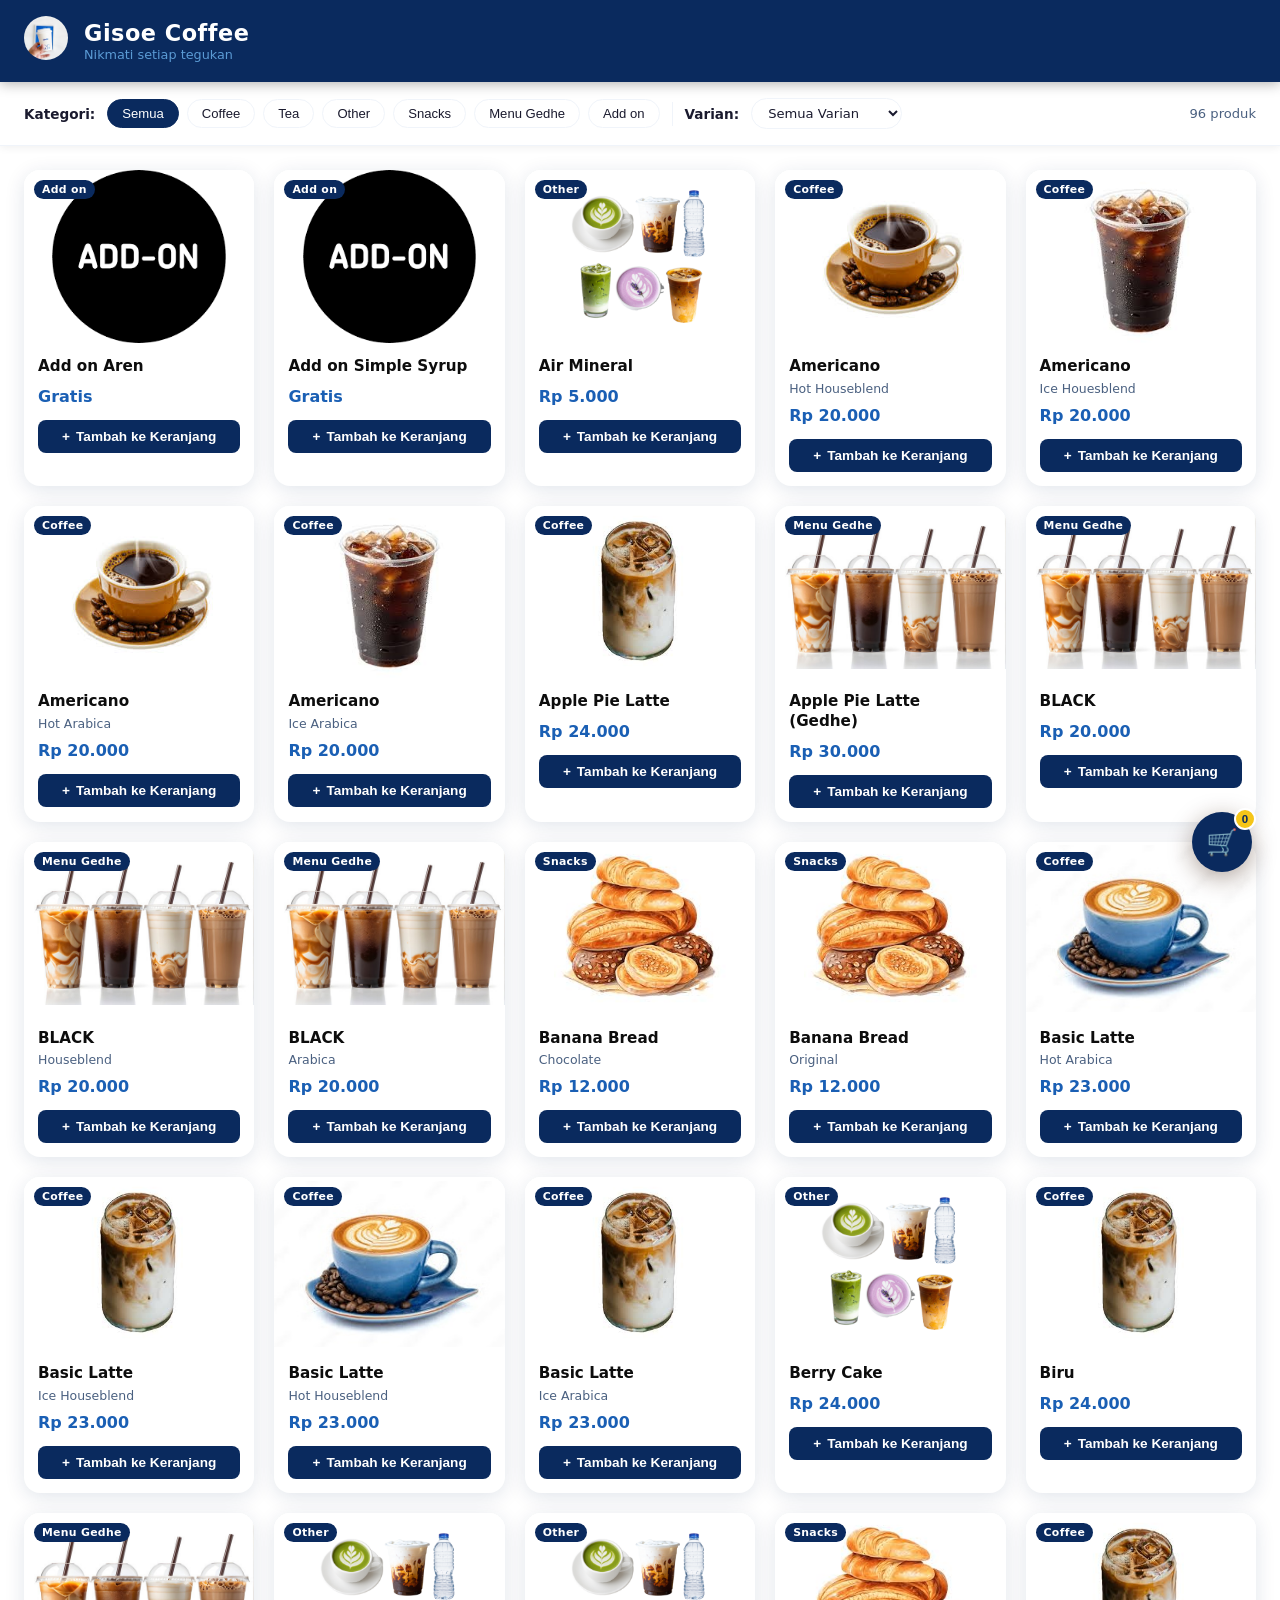
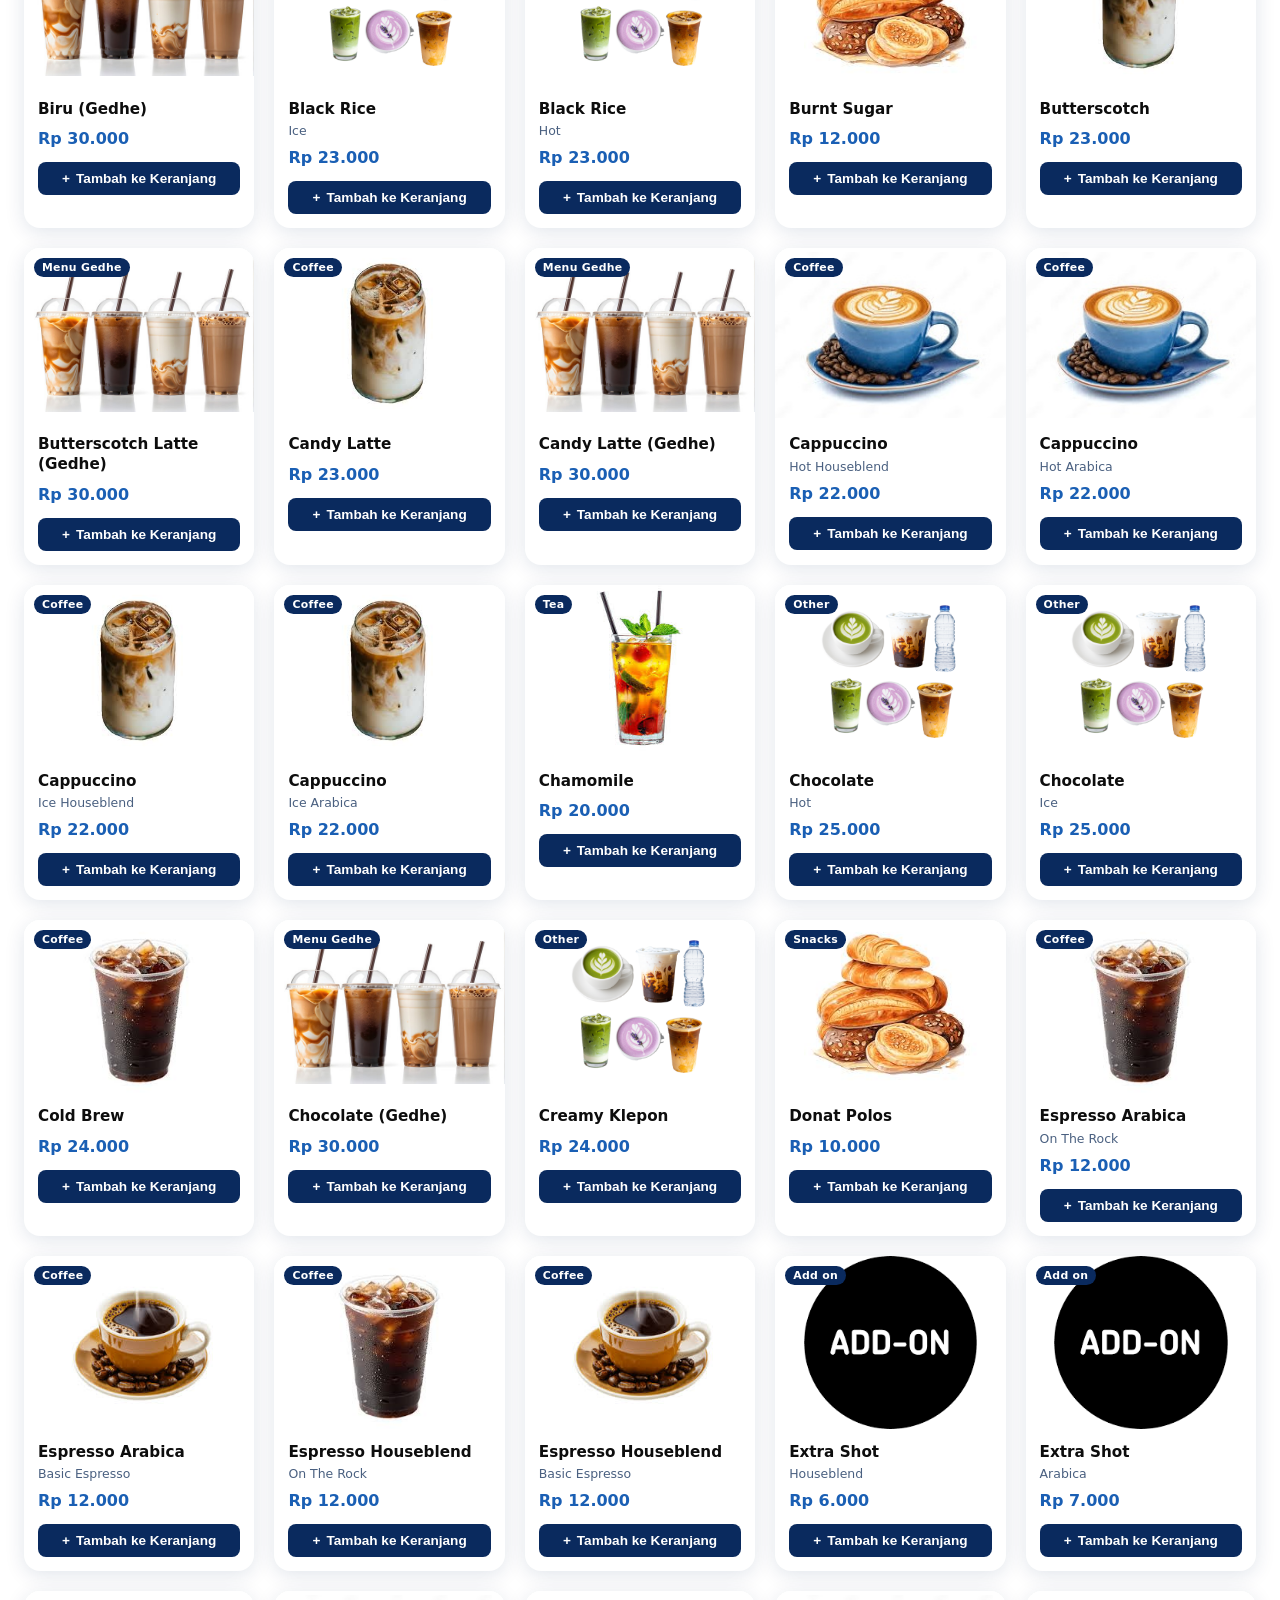
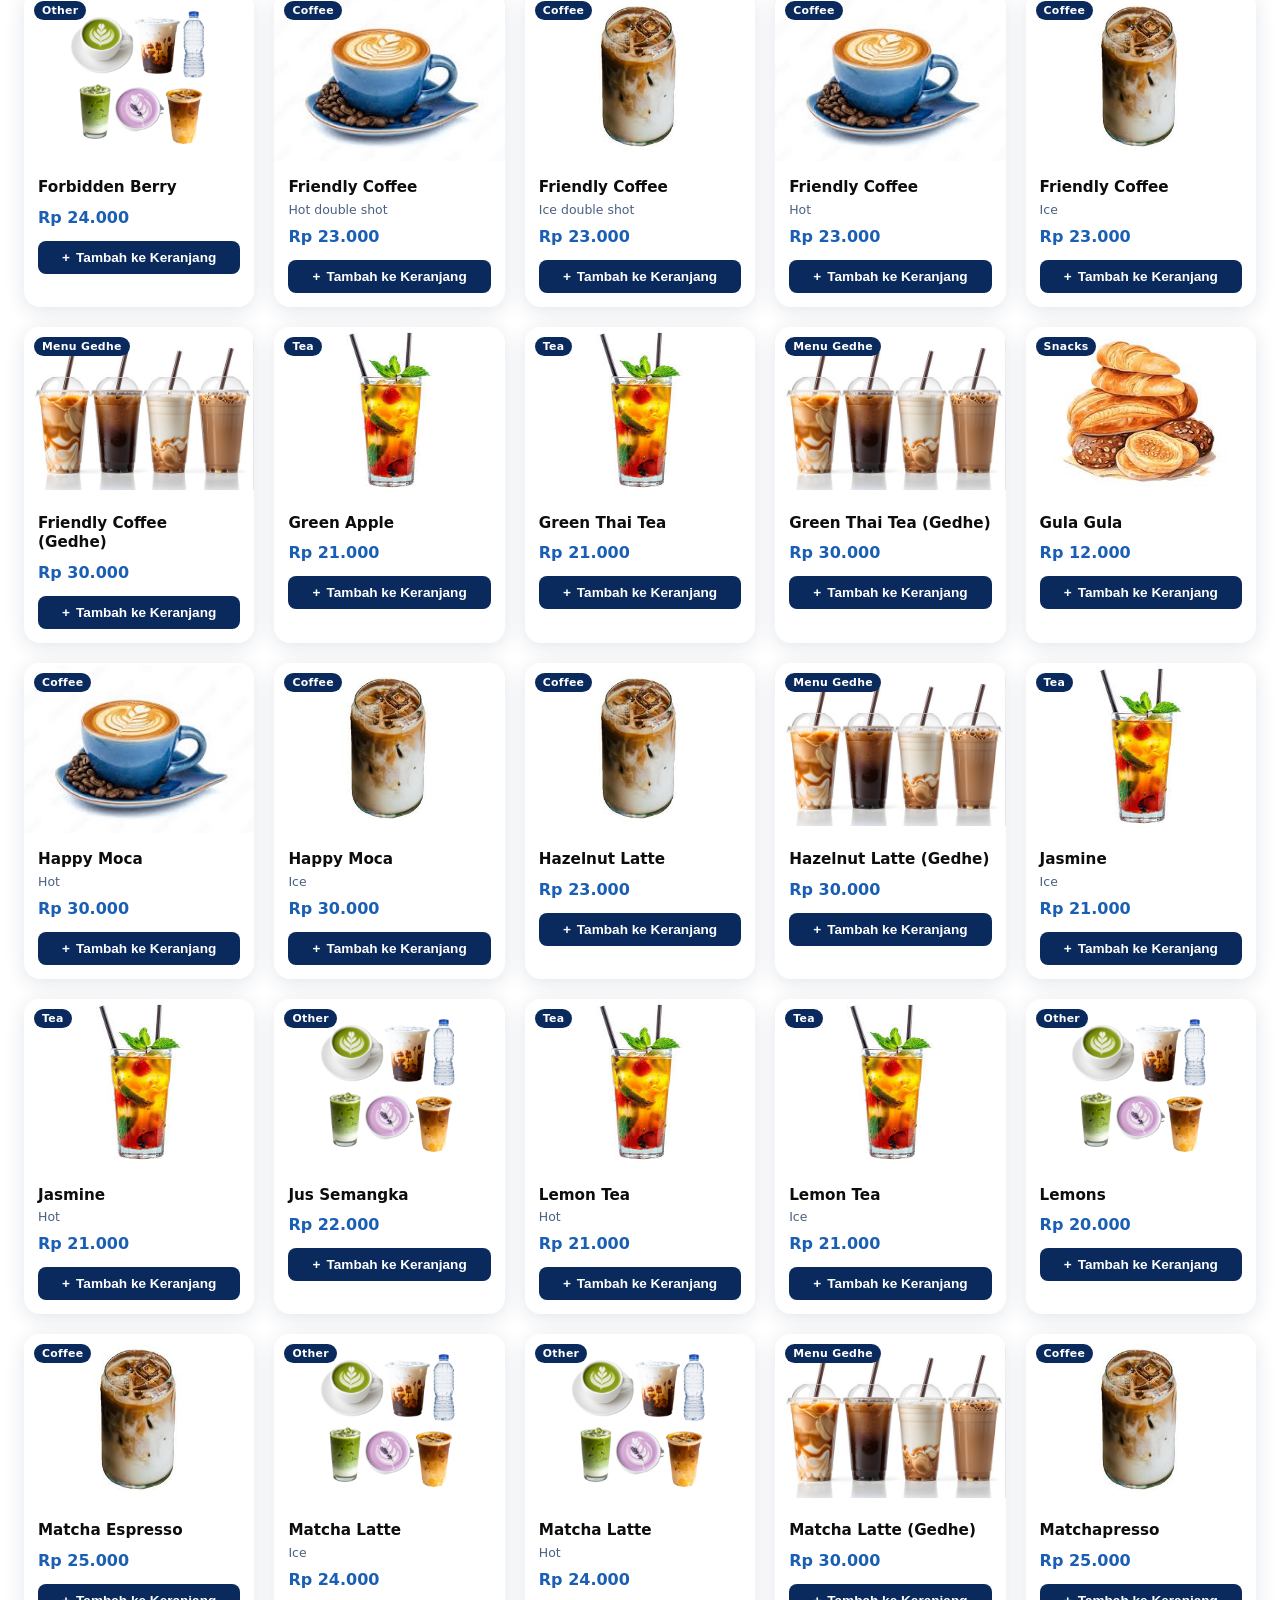
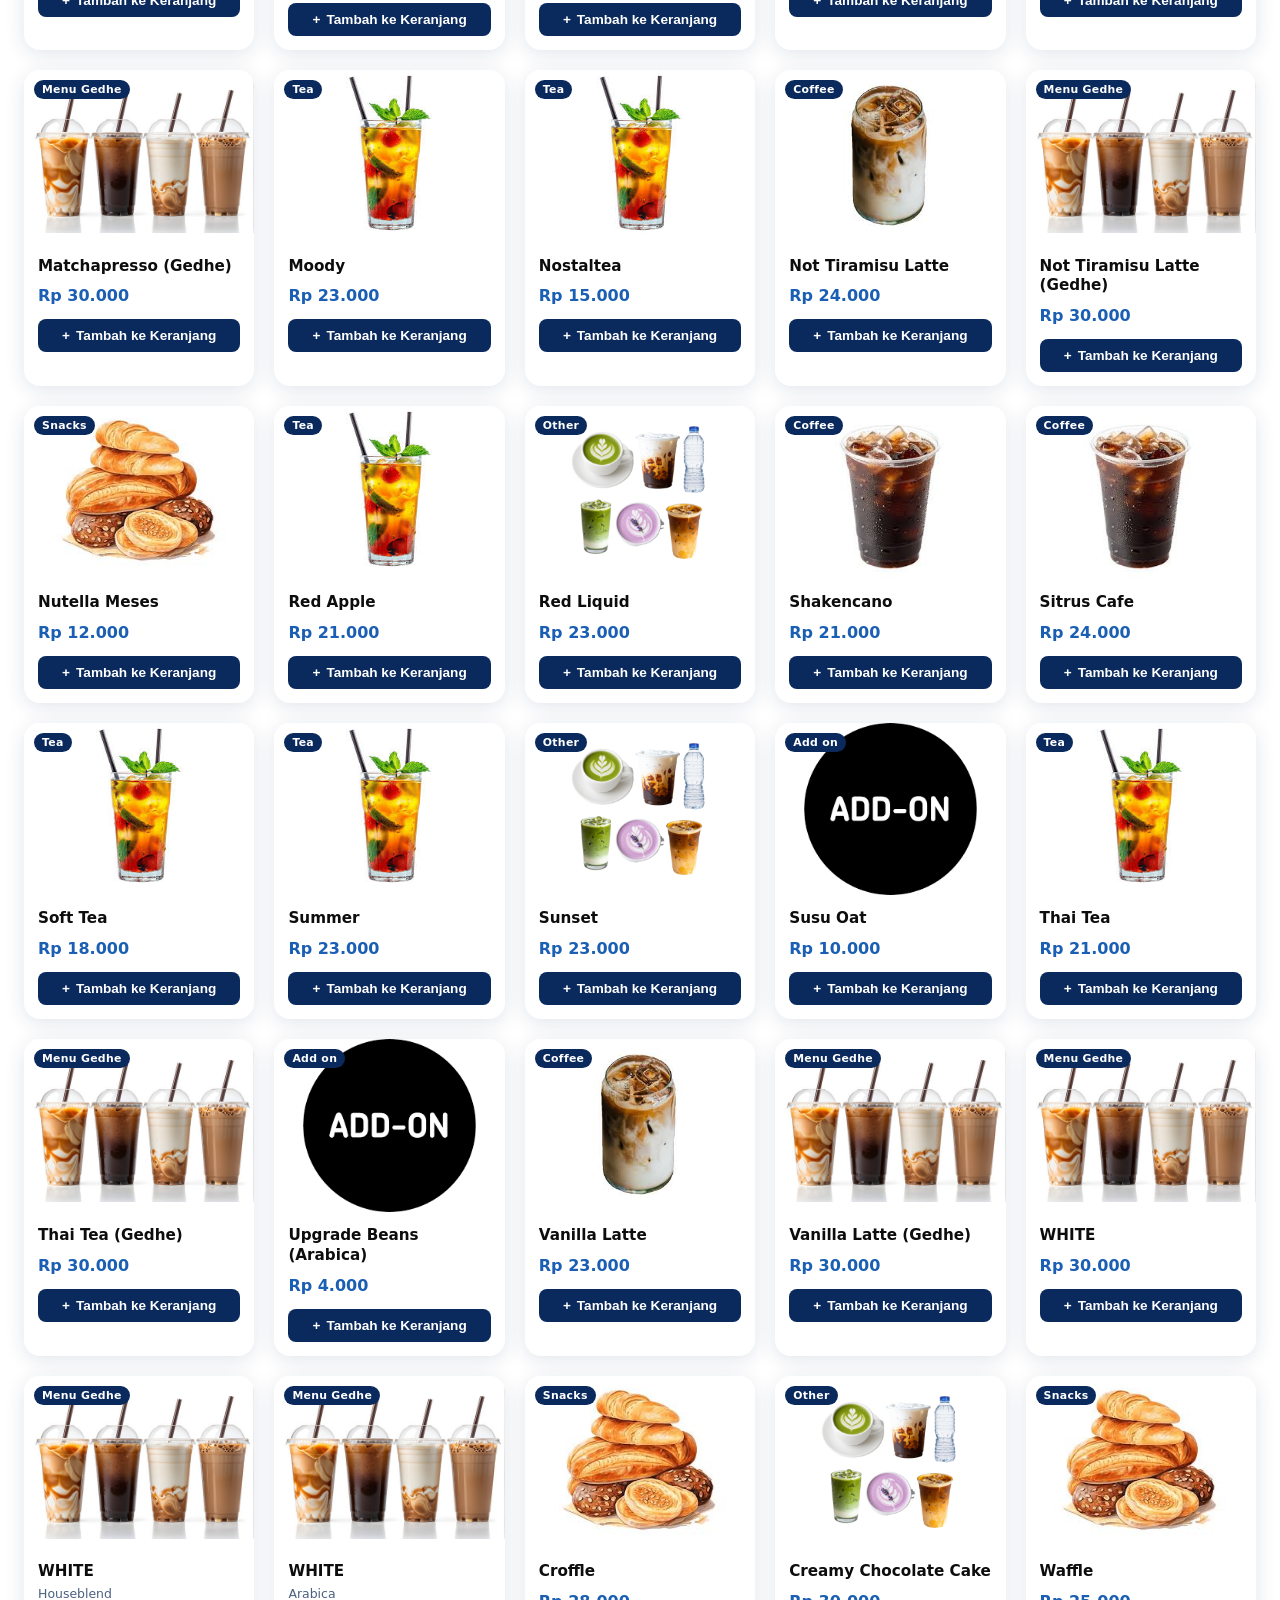
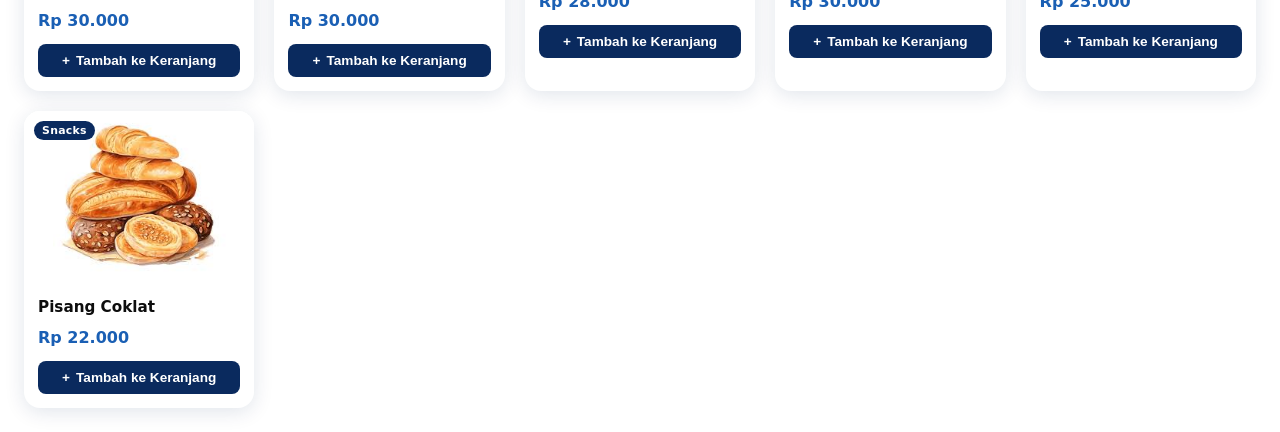
<file: index.html>
<!DOCTYPE html>
<html lang="id">
<head>
  <meta charset="UTF-8" />
  <meta name="viewport" content="width=device-width, initial-scale=1.0" />
  <title>Gisoe Coffee - Menu</title>
  <link rel="stylesheet" href="css/style.css" />
</head>
<body>

<!-- Header -->
<header class="header">
  <span class="header-logo">
     <img src="images/gisoe.png" style="width:44px;border-radius:50%;" alt="Logo">
  </span>
  <div>
    <div class="header-title">Gisoe Coffee</div>
    <div class="header-subtitle">Nikmati setiap tegukan</div>
  </div>
</header>

<!-- Filter Bar -->
<div class="filter-bar">
  <span class="filter-label">Kategori:</span>
  <div class="filter-chips" id="catChips"></div>
  <div class="filter-divider"></div>
  <span class="filter-label">Varian:</span>
  <select class="filter-select" id="variantSelect">
    <option value="Semua">Semua Varian</option>
  </select>
  <span class="filter-count" id="filterCount"></span>
</div>

<!-- Main Product Grid -->
<main class="main">
  <div class="product-grid" id="productGrid"></div>
</main>

<!-- Floating Cart Button -->
<button class="cart-fab" id="cartFab" onclick="openCartModal()">
  🛒
  <span class="cart-badge" id="cartBadge">0</span>
</button>

<!-- Cart Modal -->
<div class="modal-overlay" id="cartModal">
  <div class="modal">
    <div class="modal-header">
      <span class="modal-title">🛒 Keranjang Belanja</span>
      <button class="modal-close" onclick="closeCartModal()">✕</button>
    </div>
    <div class="modal-body" id="cartBody"></div>
    <div class="modal-footer" id="cartFooter" style="display:none">
      <div class="cart-total-row">
        <span class="cart-total-label">Total Belanja</span>
        <span class="cart-total-value" id="cartTotal">Rp 0</span>
      </div>
      <button class="btn-primary" id="checkoutBtn" onclick="goToCheckout()">
        Lanjutkan Pembelian ›
      </button>
    </div>
  </div>
</div>

<!-- Toast -->
<div class="toast" id="toast"></div>

<script src="js/products.js"></script>
<script src="js/app.js"></script>
</body>
</html>
</file>
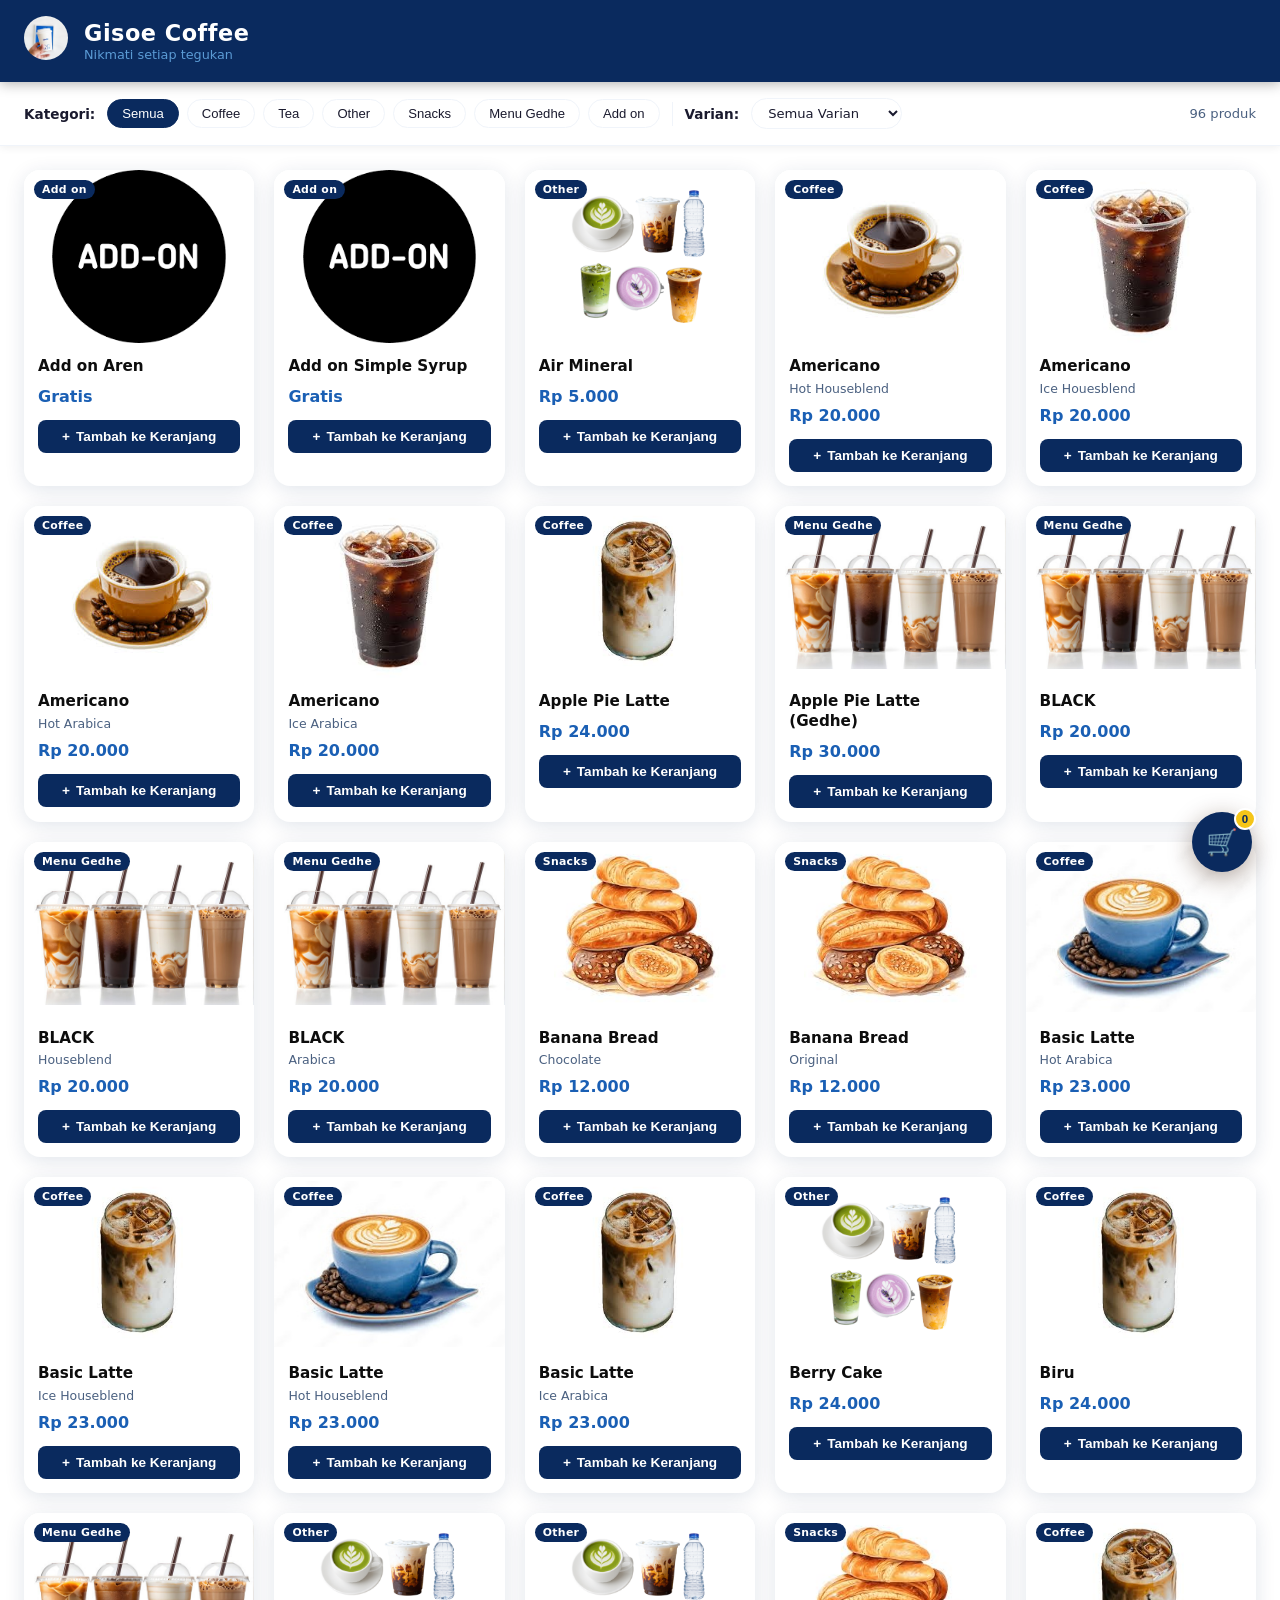
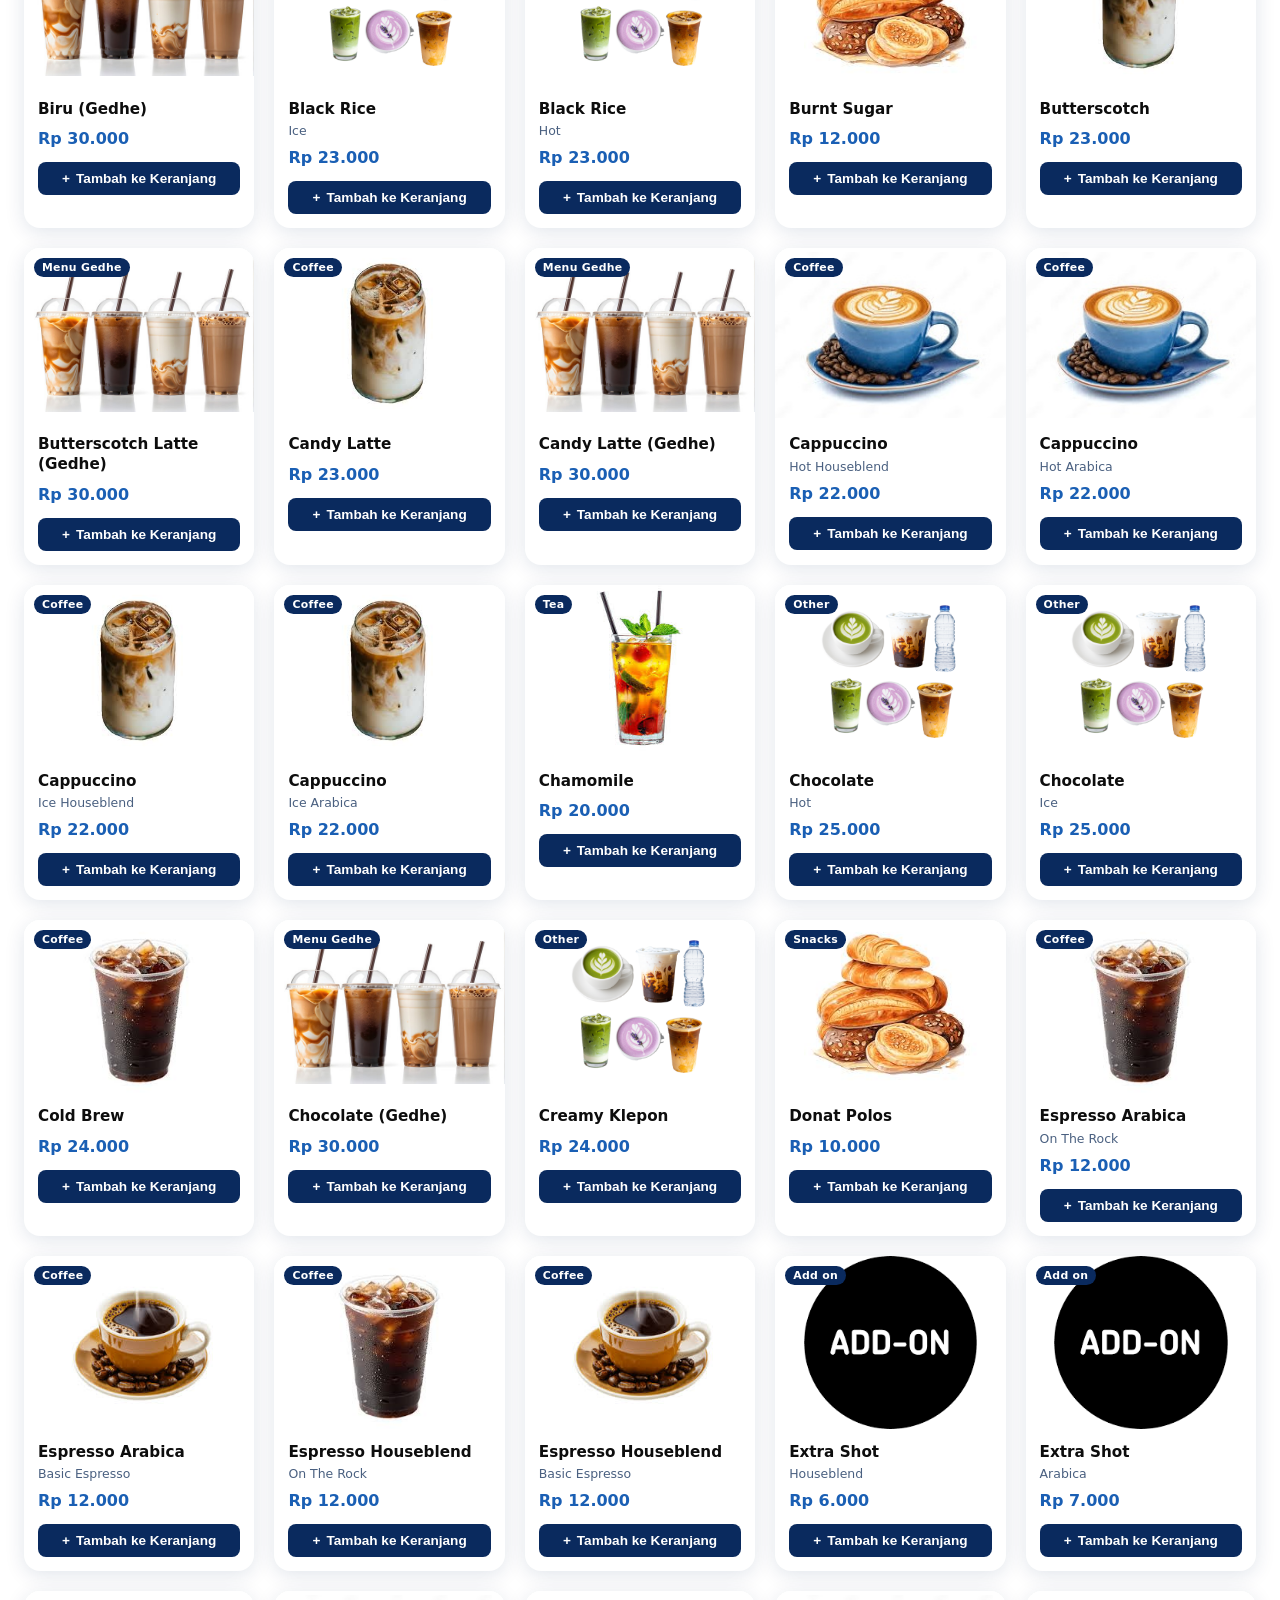
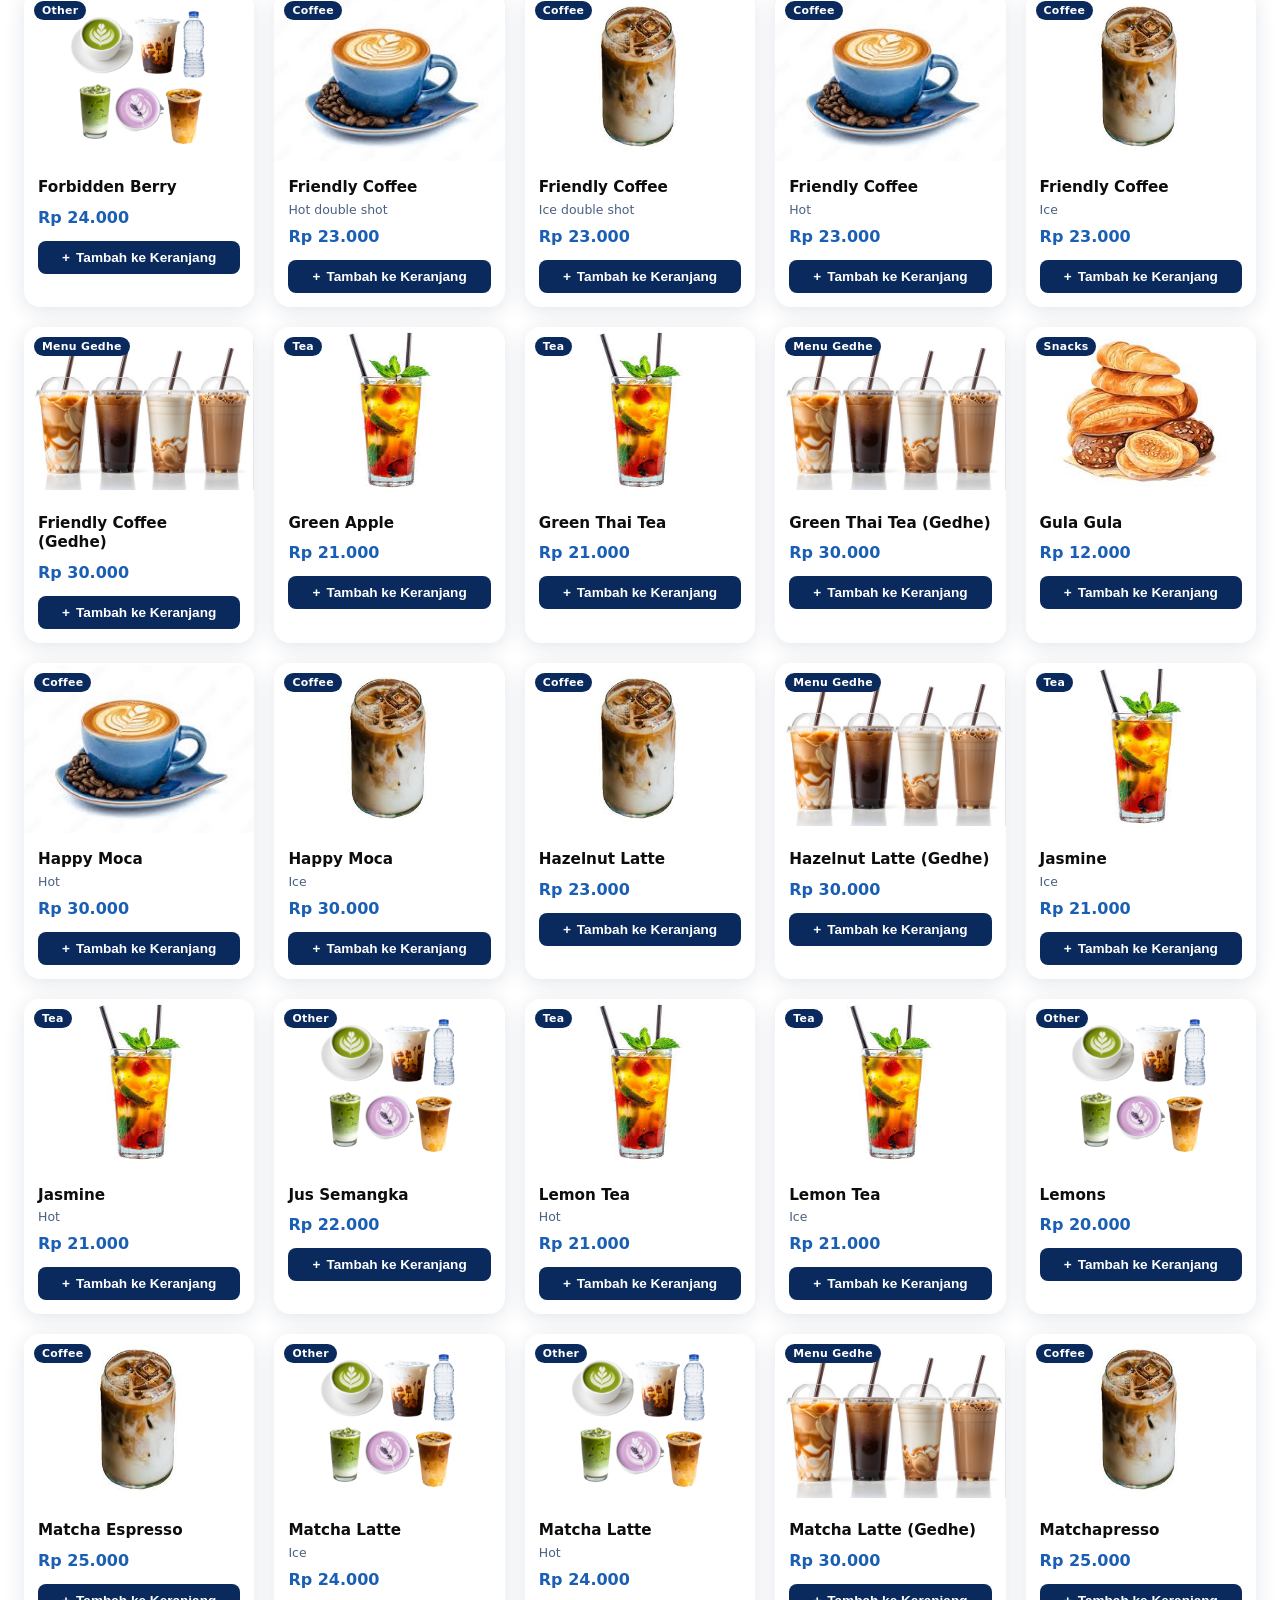
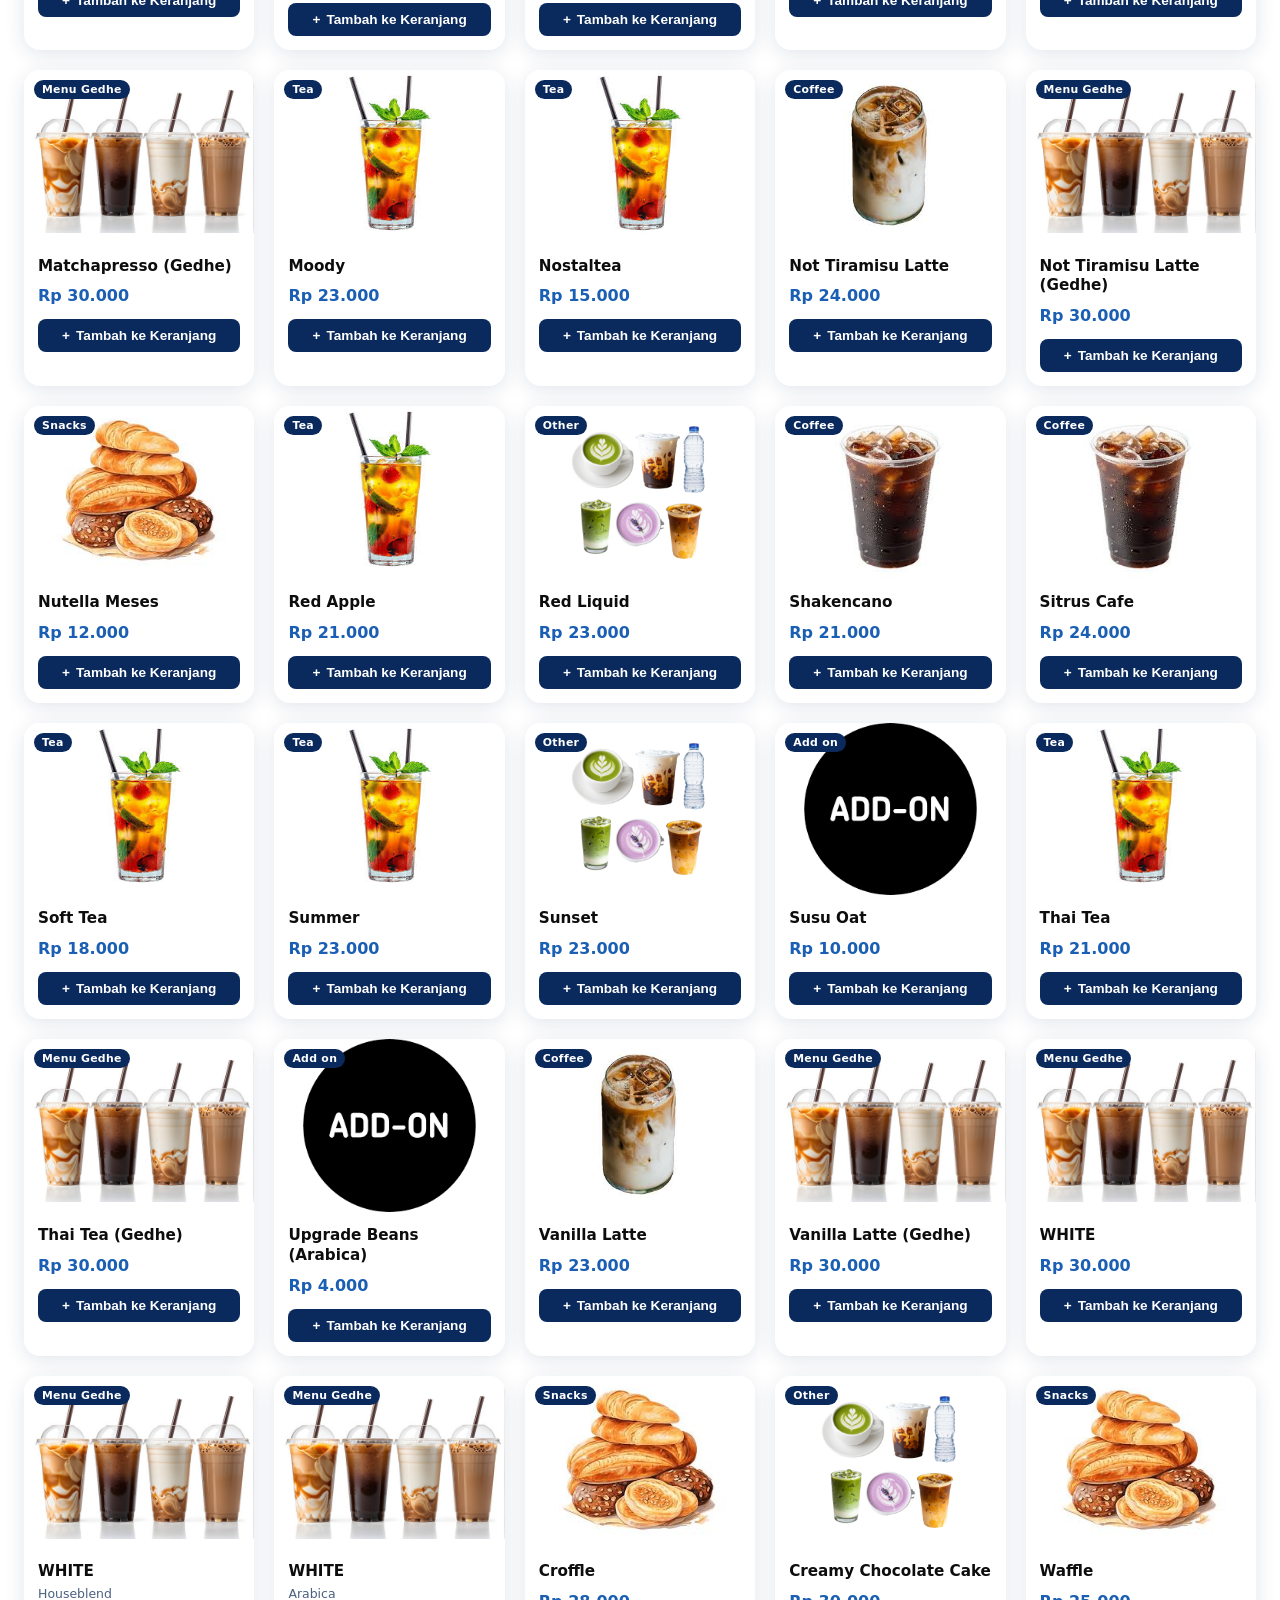
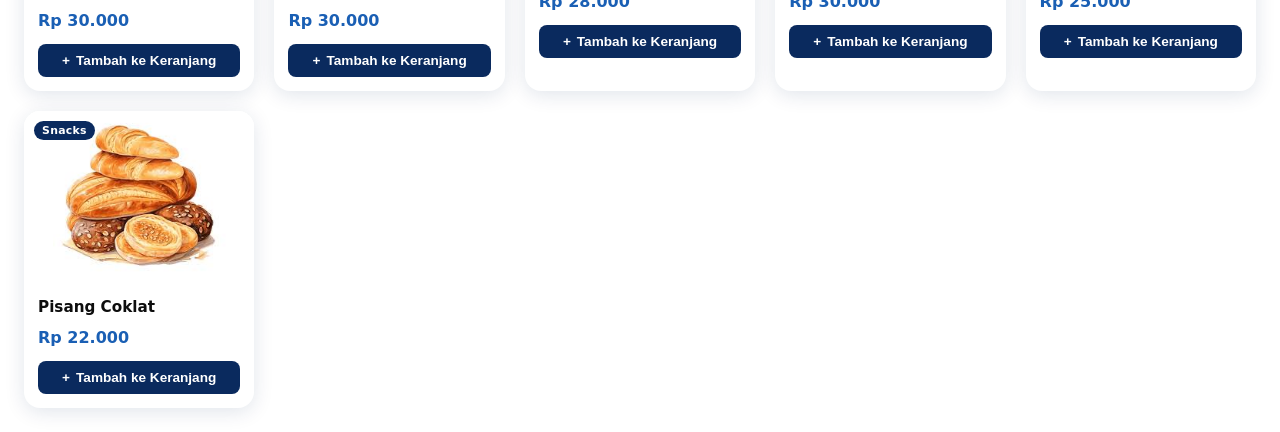
<file: checkout.html>
<!DOCTYPE html>
<html lang="id">
<head>
  <meta charset="UTF-8" />
  <meta name="viewport" content="width=device-width, initial-scale=1.0" />
  <title>Konfirmasi Pembelian - Kafe Nusantara</title>
  <link rel="stylesheet" href="css/style.css" />
</head>
<body>

<!-- Header -->
<header class="header">
   <span class="header-logo">
     <img src="images/gisoe.png" style="width:44px;border-radius:50%;" alt="Logo">
  </span>
  <div>
    <div class="header-title">Gisoe Coffee</div>
    <div class="header-subtitle">Konfirmasi Pembelian</div>
  </div>
</header>

<div class="checkout-container">
  <button class="back-btn" onclick="window.location.href='index.html'">
    ← Kembali ke Menu
  </button>

  <!-- Recommendation Section -->
  <div class="section-card" id="recoSection">
    <div class="reco-loading" id="recoLoading">
      <div class="spinner"></div>
      <div class="reco-loading-text">Menyiapkan rekomendasi untuk Anda...</div>
    </div>
  </div>

  <!-- Cart Items -->
  <div class="section-card">
    <div class="section-title">🧾 Pesanan Anda</div>
    <table class="order-table">
      <thead>
        <tr>
          <th style="width:60px"></th>
          <th>Produk</th>
          <th style="text-align:right">Harga</th>
          <th style="text-align:center;padding-left:12px">Qty</th>
          <th style="text-align:right">Subtotal</th>
        </tr>
      </thead>
      <tbody id="orderTableBody"></tbody>
    </table>
  </div>

  <!-- Payment Summary -->
  <div class="section-card">
    <div class="section-title">💳 Ringkasan Pembayaran</div>
    <div id="paymentSummary"></div>
    <button class="btn-checkout" onclick="handleCheckout()">
      ✅ Konfirmasi & Bayar
    </button>
  </div>
</div>

<!-- Success Modal -->
<div class="modal-overlay" id="successModal">
  <div class="modal" style="max-width:380px;text-align:center">
    <div class="modal-header" style="background:#4caf50;justify-content:center">
      <span class="modal-title">Pesanan Berhasil!</span>
    </div>
    <div class="modal-body" style="padding:32px 24px">
      <div style="font-size:4rem;margin-bottom:16px">🎉</div>
      <p style="font-size:1rem;font-weight:600;color:#2c1810;margin-bottom:8px">
        Terima kasih telah berbelanja!
      </p>
      <p style="font-size:0.85rem;color:#5a3a28">
        Pesanan Anda sedang diproses. Silakan tunggu sebentar.
      </p>
    </div>
    <div class="modal-footer">
      <button class="btn-primary" onclick="resetAndGoHome()">
        Kembali ke Menu Utama
      </button>
    </div>
  </div>
</div>

<script src="js/products.js"></script>
<script src="js/checkout.js"></script>
</body>
</html>
</file>
<file: css/style.css>
/* ===== Base & Reset ===== */
*, *::before, *::after { box-sizing: border-box; margin: 0; padding: 0; }

:root {
  --blue-dark: #0a2a5e;
  --blue-mid: #1a5fb4;
  --blue-light: #5b9bd5;
  --cream: #ffffff;
  --cream-dark: #f0f4fa;
  --white: #fff;
  --text-dark: #0d0d0d;
  --text-mid: #1a1a2e;
  --text-light: #4a6080;
  --gold: #f5c518;
  --gold-light: #ffe066;
  --green: #4caf50;
  --red: #e53935;
  --shadow: 0 4px 20px rgba(10,42,94,0.12);
  --shadow-hover: 0 8px 30px rgba(10,42,94,0.2);
  --radius: 16px;
  --radius-sm: 8px;
}

body {
  font-family: 'Segoe UI', system-ui, -apple-system, sans-serif;
  background: var(--cream);
  color: var(--text-dark);
  min-height: 100vh;
}

/* ===== Header ===== */
.header {
  background: var(--blue-dark);
  padding: 16px 24px;
  position: sticky;
  top: 0;
  z-index: 100;
  box-shadow: 0 2px 12px rgba(0,0,0,0.3);
  display: flex;
  align-items: center;
  gap: 16px;
}

.header-logo {
  font-size: 1.6rem;
}

.header-title {
  color: var(--cream);
  font-size: 1.4rem;
  font-weight: 700;
  letter-spacing: 0.5px;
}

.header-subtitle {
  color: var(--blue-light);
  font-size: 0.8rem;
  margin-top: 1px;
}

.header-right {
  margin-left: auto;
  display: flex;
  align-items: center;
  gap: 12px;
}

/* ===== Filter Bar ===== */
.filter-bar {
  background: var(--white);
  padding: 16px 24px;
  display: flex;
  align-items: center;
  gap: 12px;
  flex-wrap: wrap;
  border-bottom: 1px solid var(--cream-dark);
  position: sticky;
  top: 73px;
  z-index: 90;
  box-shadow: 0 2px 8px rgba(0,0,0,0.06);
}

.filter-label {
  font-size: 0.85rem;
  font-weight: 600;
  color: var(--text-mid);
  white-space: nowrap;
}

.filter-chips {
  display: flex;
  gap: 8px;
  flex-wrap: wrap;
}

.chip {
  padding: 6px 14px;
  border-radius: 20px;
  border: 1.5px solid var(--cream-dark);
  background: var(--white);
  color: var(--text-mid);
  font-size: 0.82rem;
  cursor: pointer;
  transition: all 0.2s;
  font-weight: 500;
  white-space: nowrap;
}

.chip:hover {
  border-color: var(--blue-light);
  color: var(--blue-mid);
}

.chip.active {
  background: var(--blue-dark);
  border-color: var(--blue-dark);
  color: var(--white);
}

.filter-divider {
  width: 1px;
  height: 24px;
  background: var(--cream-dark);
}

.filter-select {
  padding: 6px 12px;
  border-radius: 20px;
  border: 1.5px solid var(--cream-dark);
  background: var(--white);
  color: var(--text-mid);
  font-size: 0.82rem;
  cursor: pointer;
  outline: none;
  font-family: inherit;
  font-weight: 500;
}

.filter-select:focus {
  border-color: var(--blue-light);
}

.filter-count {
  margin-left: auto;
  font-size: 0.82rem;
  color: var(--text-light);
}

/* ===== Product Grid ===== */
.main {
  padding: 24px;
  max-width: 1400px;
  margin: 0 auto;
}

.product-grid {
  display: grid;
  grid-template-columns: repeat(auto-fill, minmax(200px, 1fr));
  gap: 20px;
}

.product-card {
  background: var(--white);
  border-radius: var(--radius);
  overflow: hidden;
  box-shadow: var(--shadow);
  transition: transform 0.25s, box-shadow 0.25s;
  display: flex;
  flex-direction: column;
}

.product-card:hover {
  transform: translateY(-4px);
  box-shadow: var(--shadow-hover);
}

.product-img-wrap {
  position: relative;
  width: 100%;
  padding-top: 75%;
  background: var(--cream);
  background-color: #ffffff;
  overflow: hidden;
}

.product-img {
  position: absolute;
  inset: 0;
  width: 100%;
  height: 100%;
  object-fit: contain;
  transition: transform 0.3s;
}

.product-card:hover .product-img {
  transform: scale(1.05);
}

.category-badge {
  position: absolute;
  top: 10px;
  left: 10px;
  background: var(--blue-dark);
  color: var(--cream);
  font-size: 0.68rem;
  font-weight: 600;
  padding: 3px 8px;
  border-radius: 10px;
  letter-spacing: 0.3px;
}

.product-body {
  padding: 14px;
  display: flex;
  flex-direction: column;
  flex: 1;
  gap: 4px;
}

.product-name {
  font-weight: 700;
  font-size: 0.95rem;
  color: var(--text-dark);
  line-height: 1.3;
}

.product-variant {
  font-size: 0.78rem;
  color: var(--text-light);
}

.product-price {
  font-size: 1rem;
  font-weight: 700;
  color: var(--blue-mid);
  margin-top: 6px;
}

.btn-add {
  margin-top: 10px;
  width: 100%;
  padding: 9px;
  border: none;
  border-radius: var(--radius-sm);
  background: var(--blue-dark);
  color: var(--white);
  font-size: 0.85rem;
  font-weight: 600;
  cursor: pointer;
  transition: background 0.2s, transform 0.1s;
  display: flex;
  align-items: center;
  justify-content: center;
  gap: 6px;
}

.btn-add:hover { background: var(--blue-mid); }
.btn-add:active { transform: scale(0.97); }

/* ===== Floating Cart ===== */
.cart-fab {
  position: fixed;
  bottom: 28px;
  right: 28px;
  width: 60px;
  height: 60px;
  border-radius: 50%;
  background: var(--blue-dark);
  color: var(--white);
  border: none;
  cursor: pointer;
  box-shadow: 0 6px 24px rgba(61,31,13,0.4);
  display: flex;
  align-items: center;
  justify-content: center;
  font-size: 1.6rem;
  transition: transform 0.2s, box-shadow 0.2s;
  z-index: 200;
}

.cart-fab:hover {
  transform: scale(1.08);
  box-shadow: 0 10px 30px rgba(61,31,13,0.5);
}

.cart-fab:active { transform: scale(0.95); }

.cart-badge {
  position: absolute;
  top: -4px;
  right: -4px;
  background: var(--gold);
  color: var(--blue-dark);
  font-size: 0.72rem;
  font-weight: 800;
  width: 22px;
  height: 22px;
  border-radius: 50%;
  display: flex;
  align-items: center;
  justify-content: center;
  border: 2px solid var(--white);
}

.cart-fab.bump {
  animation: bump 0.3s ease;
}

@keyframes bump {
  0% { transform: scale(1); }
  50% { transform: scale(1.25); }
  100% { transform: scale(1); }
}

/* ===== Modal / Dialog ===== */
.modal-overlay {
  position: fixed;
  inset: 0;
  background: rgba(0,0,0,0.55);
  z-index: 300;
  display: flex;
  align-items: center;
  justify-content: center;
  padding: 20px;
  opacity: 0;
  pointer-events: none;
  transition: opacity 0.2s;
}

.modal-overlay.open {
  opacity: 1;
  pointer-events: all;
}

.modal {
  background: var(--white);
  border-radius: var(--radius);
  width: 100%;
  max-width: 520px;
  max-height: 85vh;
  display: flex;
  flex-direction: column;
  overflow: hidden;
  transform: translateY(20px);
  transition: transform 0.25s;
  box-shadow: 0 20px 60px rgba(0,0,0,0.3);
}

.modal-overlay.open .modal {
  transform: translateY(0);
}

.modal-header {
  padding: 20px 24px;
  border-bottom: 1px solid var(--cream-dark);
  display: flex;
  align-items: center;
  justify-content: space-between;
  background: var(--blue-dark);
  color: var(--white);
}

.modal-title {
  font-size: 1.1rem;
  font-weight: 700;
}

.modal-close {
  background: none;
  border: none;
  color: var(--cream);
  font-size: 1.4rem;
  cursor: pointer;
  line-height: 1;
  padding: 4px;
  border-radius: 50%;
  transition: background 0.2s;
}

.modal-close:hover { background: rgba(255,255,255,0.15); }

.modal-body {
  flex: 1;
  overflow-y: auto;
  padding: 20px 24px;
}

.cart-empty {
  text-align: center;
  padding: 40px 20px;
  color: var(--text-light);
}

.cart-empty-icon { font-size: 3rem; margin-bottom: 12px; }

.cart-item {
  display: flex;
  align-items: center;
  gap: 14px;
  padding: 12px 0;
  border-bottom: 1px solid var(--cream-dark);
}

.cart-item:last-child { border-bottom: none; }

.cart-item-img {
  width: 60px;
  height: 60px;
  border-radius: var(--radius-sm);
  object-fit: cover;
  background: var(--cream);
  flex-shrink: 0;
}

.cart-item-info { flex: 1; min-width: 0; }

.cart-item-name {
  font-weight: 700;
  font-size: 0.9rem;
  white-space: nowrap;
  overflow: hidden;
  text-overflow: ellipsis;
}

.cart-item-variant {
  font-size: 0.78rem;
  color: var(--text-light);
}

.cart-item-price {
  font-size: 0.85rem;
  color: var(--blue-mid);
  font-weight: 600;
  margin-top: 3px;
}

.qty-controls {
  display: flex;
  align-items: center;
  gap: 8px;
}

.qty-btn {
  width: 28px;
  height: 28px;
  border-radius: 50%;
  border: 1.5px solid var(--cream-dark);
  background: var(--white);
  cursor: pointer;
  font-size: 1rem;
  display: flex;
  align-items: center;
  justify-content: center;
  color: var(--text-mid);
  transition: all 0.15s;
}

.qty-btn:hover { border-color: var(--blue-mid); color: var(--blue-dark); }

.qty-num {
  min-width: 20px;
  text-align: center;
  font-weight: 700;
  font-size: 0.9rem;
}

.cart-item-subtotal {
  font-weight: 700;
  font-size: 0.9rem;
  color: var(--blue-dark);
  text-align: right;
  min-width: 80px;
}

.modal-footer {
  padding: 16px 24px;
  border-top: 1px solid var(--cream-dark);
  background: var(--cream);
}

.cart-total-row {
  display: flex;
  justify-content: space-between;
  align-items: center;
  margin-bottom: 14px;
}

.cart-total-label {
  font-size: 1rem;
  font-weight: 600;
  color: var(--text-mid);
}

.cart-total-value {
  font-size: 1.2rem;
  font-weight: 800;
  color: var(--blue-dark);
}

.btn-primary {
  width: 100%;
  padding: 13px;
  border: none;
  border-radius: var(--radius-sm);
  background: var(--gold);
  color: var(--blue-dark);
  font-size: 0.95rem;
  font-weight: 800;
  cursor: pointer;
  transition: background 0.2s, transform 0.1s;
  display: flex;
  align-items: center;
  justify-content: center;
  gap: 8px;
}

.btn-primary:hover { background: var(--gold-light); }
.btn-primary:active { transform: scale(0.98); }
.btn-primary:disabled {
  background: var(--cream-dark);
  color: var(--text-light);
  cursor: not-allowed;
}

/* ===== No results ===== */
.no-results {
  grid-column: 1 / -1;
  text-align: center;
  padding: 60px 20px;
  color: var(--text-light);
}

.no-results-icon { font-size: 3.5rem; margin-bottom: 12px; }

/* ===== Toast ===== */
.toast {
  position: fixed;
  bottom: 100px;
  right: 28px;
  background: var(--blue-dark);
  color: var(--white);
  padding: 10px 18px;
  border-radius: var(--radius-sm);
  font-size: 0.85rem;
  font-weight: 600;
  z-index: 400;
  opacity: 0;
  transform: translateY(10px);
  transition: all 0.25s;
  pointer-events: none;
  max-width: 240px;
}

.toast.show {
  opacity: 1;
  transform: translateY(0);
}

/* ===== Checkout Page ===== */
.checkout-container {
  max-width: 900px;
  margin: 0 auto;
  padding: 24px;
}

.back-btn {
  display: inline-flex;
  align-items: center;
  gap: 8px;
  color: var(--blue-mid);
  font-weight: 600;
  font-size: 0.9rem;
  cursor: pointer;
  background: none;
  border: none;
  padding: 0;
  margin-bottom: 24px;
  transition: color 0.2s;
}

.back-btn:hover { color: var(--blue-dark); }

.section-title {
  font-size: 1.2rem;
  font-weight: 800;
  color: var(--blue-dark);
  margin-bottom: 16px;
  display: flex;
  align-items: center;
  gap: 8px;
}

.section-card {
  background: var(--white);
  border-radius: var(--radius);
  padding: 24px;
  box-shadow: var(--shadow);
  margin-bottom: 24px;
}

/* Recommendation Loading */
.reco-loading {
  text-align: center;
  padding: 40px 20px;
}

.spinner {
  width: 40px;
  height: 40px;
  border: 4px solid var(--cream-dark);
  border-top-color: var(--blue-mid);
  border-radius: 50%;
  animation: spin 0.8s linear infinite;
  margin: 0 auto 16px;
}

@keyframes spin {
  to { transform: rotate(360deg); }
}

.reco-loading-text {
  color: var(--text-light);
  font-size: 0.9rem;
}

/* Recommendation Cards */
.reco-scroll {
  display: grid;
  grid-template-columns: repeat(auto-fill, minmax(155px, 1fr));
  gap: 16px;
}

.reco-card {
  background: var(--cream);
  border-radius: var(--radius-sm);
  overflow: hidden;
  transition: transform 0.2s, box-shadow 0.2s;
  border: 1.5px solid var(--cream-dark);
  position: relative;
}

.reco-card:hover {
  transform: translateY(-3px);
  box-shadow: var(--shadow);
}

.reco-img-wrap {
  position: relative;
  width: 100%;
  padding-top: 70%;
  overflow: hidden;
  background-color: #ffffff;
}

.reco-img {
  position: absolute;
  inset: 0;
  width: 100%;
  height: 100%;
  object-fit: contain;
  transition: transform 0.3s;
}

.reco-star-badge {
  position: absolute;
  top: 6px;
  right: 6px;
  background: var(--gold);
  color: var(--blue-dark);
  font-size: 0.7rem;
  padding: 2px 6px;
  border-radius: 8px;
  font-weight: 700;
  display: flex;
  align-items: center;
  gap: 2px;
}

.reco-body {
  padding: 10px 12px;
}

.reco-name {
  font-weight: 700;
  font-size: 0.82rem;
  color: var(--text-dark);
  line-height: 1.3;
}

.reco-variant {
  font-size: 0.72rem;
  color: var(--text-light);
}

.reco-cat {
  display: inline-block;
  font-size: 0.65rem;
  background: var(--blue-dark);
  color: var(--cream);
  padding: 2px 6px;
  border-radius: 6px;
  margin-top: 4px;
  font-weight: 600;
}

.reco-price {
  font-size: 0.85rem;
  font-weight: 700;
  color: var(--blue-mid);
  margin-top: 5px;
}

.reco-rating {
  font-size: 0.72rem;
  color: var(--text-light);
  display: flex;
  align-items: center;
  gap: 3px;
  margin-top: 3px;
}

/* Segment info */
.segment-banner {
  background: linear-gradient(135deg, var(--blue-dark), var(--blue-mid));
  color: var(--white);
  border-radius: var(--radius-sm);
  padding: 14px 20px;
  display: flex;
  align-items: center;
  gap: 12px;
  margin-bottom: 20px;
}

.segment-icon { font-size: 1.8rem; }

.segment-label {
  font-size: 0.78rem;
  opacity: 0.75;
}

.segment-value {
  font-weight: 700;
  font-size: 1rem;
}

/* Checkout Order Table */
.order-table {
  width: 100%;
  border-collapse: collapse;
}

.order-table th {
  text-align: left;
  font-size: 0.78rem;
  font-weight: 600;
  color: var(--text-light);
  padding: 8px 0;
  border-bottom: 1.5px solid var(--cream-dark);
}

.order-table td {
  padding: 12px 0;
  border-bottom: 1px solid var(--cream-dark);
  font-size: 0.9rem;
  vertical-align: middle;
}

.order-table tr:last-child td { border-bottom: none; }

.order-item-thumb {
  width: 48px;
  height: 48px;
  border-radius: 8px;
  object-fit: cover;
  background: var(--cream);
}

.order-item-name { font-weight: 700; }
.order-item-variant { font-size: 0.78rem; color: var(--text-light); }

/* Payment Summary */
.pay-row {
  display: flex;
  justify-content: space-between;
  padding: 8px 0;
  font-size: 0.9rem;
  color: var(--text-mid);
  border-bottom: 1px solid var(--cream-dark);
}

.pay-row:last-child { border-bottom: none; }

.pay-row.total {
  font-size: 1.1rem;
  font-weight: 800;
  color: var(--blue-dark);
  padding-top: 14px;
  margin-top: 4px;
}

.pay-row.tax { color: var(--text-light); font-size: 0.82rem; }

.btn-checkout {
  width: 100%;
  padding: 15px;
  border: none;
  border-radius: var(--radius-sm);
  background: var(--green);
  color: var(--white);
  font-size: 1rem;
  font-weight: 800;
  cursor: pointer;
  transition: background 0.2s, transform 0.1s;
  display: flex;
  align-items: center;
  justify-content: center;
  gap: 8px;
  margin-top: 16px;
  border-radius: var(--radius);
}

.btn-checkout:hover { background: #43a047; }
.btn-checkout:active { transform: scale(0.98); }

.reco-intro {
  font-size: 1rem;
  color: var(--text-mid);
  margin-bottom: 16px;
  font-style: italic;
}

.reco-error {
  text-align: center;
  padding: 30px 20px;
  color: var(--text-light);
}

.reco-error-icon { font-size: 2.5rem; margin-bottom: 8px; }

/* Responsive */
@media (max-width: 600px) {
  .filter-bar { top: 65px; padding: 12px 16px; }
  .main { padding: 16px; }
  .product-grid { grid-template-columns: repeat(auto-fill, minmax(155px, 1fr)); gap: 14px; }
  .checkout-container { padding: 16px; }
  .reco-scroll { grid-template-columns: repeat(auto-fill, minmax(130px, 1fr)); }
  .cart-fab { bottom: 20px; right: 20px; width: 54px; height: 54px; }
}
</file>
